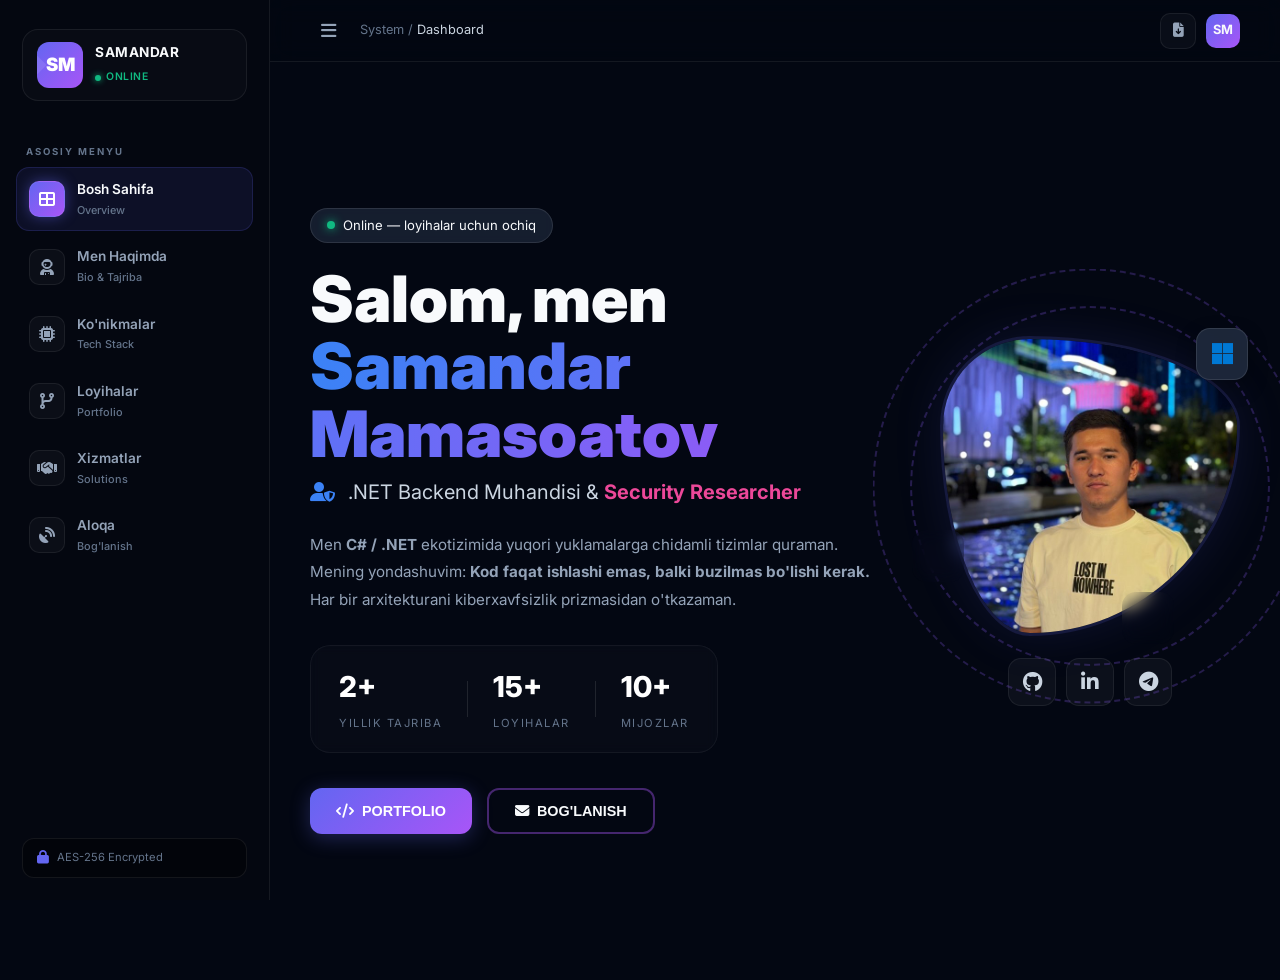
<file: wwwroot/portfolio.html>
<!DOCTYPE html>
<html lang="uz">
<head>
<meta charset="UTF-8" />
<meta name="viewport" content="width=device-width, initial-scale=1.0" />
<title>Samandar Mamasoatov | .NET Backend Developer</title>
<meta name="description" content="Samandar Mamasoatov — .NET Backend Muhandisi va Security Researcher. C#, ASP.NET Core, Clean Architecture, Kiberxavfsizlik." />
<link rel="preconnect" href="https://fonts.googleapis.com" />
<link rel="preconnect" href="https://fonts.gstatic.com" crossorigin />
<link href="https://fonts.googleapis.com/css2?family=Inter:wght@300;400;500;600;700;800;900&family=Fira+Code:wght@400;500&display=swap" rel="stylesheet" />
<link rel="stylesheet" href="https://cdnjs.cloudflare.com/ajax/libs/font-awesome/6.5.0/css/all.min.css" crossorigin="anonymous" />

<style>
/* ===========================
   CSS RESET & ROOT VARIABLES
   =========================== */
*, *::before, *::after { box-sizing: border-box; margin: 0; padding: 0; }

:root {
  --bg:       #030712;
  --bg2:      #0f172a;
  --bg3:      #1e293b;
  --accent:   #6366f1;
  --accent2:  #a855f7;
  --blue:     #3b82f6;
  --cyan:     #06b6d4;
  --green:    #10b981;
  --pink:     #ec4899;
  --red:      #ef4444;
  --gold:     #f59e0b;
  --text:     #f8fafc;
  --text2:    #cbd5e1;
  --text3:    #94a3b8;
  --text4:    #64748b;
  --border:   rgba(255,255,255,0.07);
  --card:     rgba(30,41,59,0.6);
  --grad:     linear-gradient(135deg,#6366f1,#a855f7);
  --grad2:    linear-gradient(90deg,#3b82f6,#8b5cf6);
  --trans:    all .3s cubic-bezier(.4,0,.2,1);
  --sidebar-w: 270px;
}

html { scroll-behavior: smooth; }

body {
  background: var(--bg);
  color: var(--text);
  font-family: 'Inter', sans-serif;
  font-size: 15px;
  line-height: 1.6;
  overflow-x: hidden;
}

a { text-decoration: none; color: inherit; }
img { max-width: 100%; display: block; }

/* Scrollbar */
::-webkit-scrollbar { width: 5px; }
::-webkit-scrollbar-track { background: var(--bg2); }
::-webkit-scrollbar-thumb { background: var(--accent); border-radius: 10px; }

/* ===========================
   LAYOUT
   =========================== */
.layout { display: flex; min-height: 100vh; }

/* ===========================
   SIDEBAR
   =========================== */
.sidebar {
  width: var(--sidebar-w);
  background: rgba(5,8,17,.96);
  border-right: 1px solid var(--border);
  display: flex;
  flex-direction: column;
  position: fixed;
  height: 100vh;
  top: 0; left: 0;
  z-index: 200;
  backdrop-filter: blur(12px);
  transition: var(--trans);
}

.sidebar-header {
  padding: 1.8rem 1.4rem 1.2rem;
}

.brand {
  display: flex;
  align-items: center;
  gap: 12px;
  background: rgba(255,255,255,.02);
  border: 1px solid var(--border);
  border-radius: 16px;
  padding: 12px 14px;
}

.logo {
  width: 46px; height: 46px; min-width: 46px;
  background: var(--grad);
  border-radius: 12px;
  display: flex; align-items: center; justify-content: center;
  font-weight: 900; font-size: 1.15rem; color: #fff;
  position: relative; overflow: hidden;
}

.logo::after {
  content: '';
  position: absolute; inset: 0;
  background: rgba(255,255,255,.1);
  transform: translateX(-100%) rotate(45deg);
  transition: .4s;
}

.logo:hover::after { transform: translateX(100%) rotate(45deg); }

.brand-info { flex: 1; }
.brand-name { display: block; font-weight: 700; font-size: .85rem; color: var(--text); letter-spacing: .5px; }

.online-badge {
  display: inline-flex; align-items: center; gap: 5px;
  font-size: .65rem; color: var(--green); font-weight: 600; letter-spacing: .5px;
}

.online-dot {
  width: 6px; height: 6px;
  background: var(--green); border-radius: 50%;
  box-shadow: 0 0 6px var(--green);
  animation: pulse 2s infinite;
}

.nav-section {
  padding: .5rem 1rem;
  flex: 1;
  overflow-y: auto;
}

.nav-label {
  font-size: .6rem; font-weight: 700;
  color: var(--text4); letter-spacing: 2px;
  padding: 1rem .6rem .5rem;
  text-transform: uppercase;
}

.nav-link {
  display: flex; align-items: center; gap: 12px;
  padding: 11px 12px;
  border-radius: 13px;
  color: var(--text3);
  font-size: .87rem; font-weight: 500;
  transition: var(--trans);
  cursor: pointer;
  margin-bottom: 3px;
  border: 1px solid transparent;
}

.nav-link:hover, .nav-link.active {
  background: rgba(99,102,241,.1);
  border-color: rgba(99,102,241,.18);
  color: var(--text);
}

.nav-link.active .nav-icon {
  background: var(--grad);
  color: #fff;
  box-shadow: 0 0 14px rgba(99,102,241,.45);
}

.nav-icon {
  width: 36px; height: 36px; min-width: 36px;
  background: rgba(255,255,255,.03);
  border: 1px solid var(--border);
  border-radius: 10px;
  display: flex; align-items: center; justify-content: center;
  font-size: 1rem;
  transition: var(--trans);
}

.nav-text { flex: 1; }
.nav-title { display: block; font-weight: 600; font-size: .85rem; }
.nav-sub { display: block; font-size: .68rem; color: var(--text4); margin-top: 1px; }

.sidebar-footer {
  padding: 1rem 1.4rem 1.4rem;
}

.security-badge {
  display: flex; align-items: center; gap: 8px;
  background: rgba(0,0,0,.35);
  border: 1px solid var(--border);
  border-radius: 12px;
  padding: 10px 14px;
  font-size: .7rem; color: var(--text4);
}

.security-badge i { color: var(--accent); font-size: .85rem; }

/* ===========================
   MAIN CONTENT
   =========================== */
.main {
  flex: 1;
  margin-left: var(--sidebar-w);
  min-height: 100vh;
}

/* Top Bar */
.topbar {
  height: 62px;
  display: flex; align-items: center; justify-content: space-between;
  padding: 0 2.5rem;
  background: rgba(3,7,18,.6);
  backdrop-filter: blur(12px);
  border-bottom: 1px solid var(--border);
  position: sticky; top: 0; z-index: 100;
}

.topbar-left { display: flex; align-items: center; gap: 14px; }

.hamburger {
  width: 36px; height: 36px;
  background: none; border: none; color: var(--text3);
  cursor: pointer; font-size: 1.1rem;
  border-radius: 8px;
  display: flex; align-items: center; justify-content: center;
  transition: var(--trans);
}

.hamburger:hover { background: var(--card); color: var(--text); }

.breadcrumb { font-size: .8rem; color: var(--text4); }
.breadcrumb span { color: var(--text2); }

.topbar-right { display: flex; align-items: center; gap: 10px; }

.top-btn {
  width: 36px; height: 36px;
  background: rgba(255,255,255,.03);
  border: 1px solid var(--border);
  border-radius: 10px;
  display: flex; align-items: center; justify-content: center;
  color: var(--text3); font-size: .9rem;
  cursor: pointer; transition: var(--trans);
}

.top-btn:hover { background: var(--card); color: var(--text); }

.avatar-top {
  width: 34px; height: 34px;
  border-radius: 10px;
  background: var(--grad);
  display: flex; align-items: center; justify-content: center;
  font-weight: 700; font-size: .8rem;
  cursor: pointer;
}

/* Page Wrapper */
.page-inner {
  padding: 2.5rem;
  max-width: 1300px;
}

/* ===========================
   SECTIONS
   =========================== */
section { display: none; }
section.active { display: block; animation: fadeUp .5s ease; }

@keyframes fadeUp {
  from { opacity: 0; transform: translateY(18px); }
  to   { opacity: 1; transform: translateY(0); }
}

/* ===========================
   COMMON COMPONENTS
   =========================== */
.section-badge {
  display: inline-flex; align-items: center; gap: 7px;
  background: rgba(99,102,241,.1);
  border: 1px solid rgba(99,102,241,.25);
  color: #818cf8;
  padding: 5px 15px;
  border-radius: 50px;
  font-size: .72rem; font-weight: 700; letter-spacing: 1.5px;
  margin-bottom: 1rem;
}

.section-title {
  font-size: 2.6rem; font-weight: 800;
  line-height: 1.15; margin-bottom: .8rem;
}

.grad-text {
  background: var(--grad2);
  -webkit-background-clip: text;
  -webkit-text-fill-color: transparent;
  background-clip: text;
}

.section-sub {
  color: var(--text3); font-size: 1rem; max-width: 580px;
  margin-bottom: 2.5rem;
}

.divider {
  width: 80px; height: 4px;
  background: var(--grad2);
  border-radius: 4px;
  margin-bottom: 2.5rem;
  box-shadow: 0 0 12px rgba(99,102,241,.35);
}

/* Grid helpers */
.grid-2 { display: grid; grid-template-columns: 1fr 1fr; gap: 1.5rem; }
.grid-3 { display: grid; grid-template-columns: repeat(3,1fr); gap: 1.5rem; }

/* Card */
.card {
  background: var(--card);
  border: 1px solid var(--border);
  border-radius: 20px;
  backdrop-filter: blur(8px);
  transition: var(--trans);
}

.card:hover {
  border-color: rgba(99,102,241,.3);
  box-shadow: 0 15px 40px rgba(0,0,0,.3);
}

/* Buttons */
.btn {
  display: inline-flex; align-items: center; gap: 8px;
  padding: 13px 26px;
  border-radius: 12px;
  font-weight: 700; font-size: .9rem;
  cursor: pointer; transition: var(--trans);
  border: none;
}

.btn-primary {
  background: var(--grad);
  color: #fff;
  box-shadow: 0 4px 20px rgba(99,102,241,.3);
}

.btn-primary:hover {
  transform: translateY(-3px);
  box-shadow: 0 10px 28px rgba(99,102,241,.45);
  color: #fff;
}

.btn-outline {
  background: transparent;
  border: 2px solid rgba(168,85,247,.4);
  color: var(--text);
}

.btn-outline:hover {
  background: rgba(168,85,247,.1);
  border-color: var(--accent2);
  transform: translateY(-3px);
}

/* ===========================
   HOME SECTION
   =========================== */
#home { }

.hero { min-height: calc(100vh - 62px); display: flex; align-items: center; }

.hero-inner {
  display: grid;
  grid-template-columns: 1fr auto;
  gap: 3rem;
  align-items: center;
  width: 100%;
  padding: 2rem 0;
}

.status-pill {
  display: inline-flex; align-items: center; gap: 8px;
  background: rgba(30,41,59,.7);
  border: 1px solid rgba(255,255,255,.1);
  padding: 6px 16px;
  border-radius: 50px;
  font-size: .82rem;
  margin-bottom: 1.4rem;
  backdrop-filter: blur(5px);
}

.pulse-dot {
  width: 8px; height: 8px;
  background: var(--green); border-radius: 50%;
  box-shadow: 0 0 10px var(--green);
  animation: pulse 2s infinite;
}

.hero-name {
  font-size: 4rem; font-weight: 900;
  line-height: 1.05; margin-bottom: .6rem;
}

.hero-role {
  font-size: 1.25rem; color: var(--text2);
  margin-bottom: 1.4rem;
}

.sec-text { color: var(--pink); font-weight: 700; }

.hero-bio {
  color: var(--text3); line-height: 1.8;
  max-width: 560px; margin-bottom: 2rem; font-size: .95rem;
}

.stats-strip {
  display: flex; align-items: center; gap: 25px;
  background: rgba(255,255,255,.02);
  border: 1px solid rgba(255,255,255,.05);
  border-radius: 20px;
  padding: 18px 28px;
  width: fit-content;
  margin-bottom: 2.2rem;
  backdrop-filter: blur(6px);
}

.stat-v { font-size: 1.8rem; font-weight: 800; color: #fff; display: block; }
.stat-l { font-size: .7rem; color: var(--text4); text-transform: uppercase; letter-spacing: 1.5px; }
.stat-div { width: 1px; height: 36px; background: rgba(255,255,255,.1); }

.cta-row { display: flex; gap: 15px; flex-wrap: wrap; }

/* Avatar */
.avatar-zone {
  position: relative;
  width: 300px; height: 300px;
}

.avatar-photo-ring {
  width: 100%; height: 100%;
  border-radius: 30% 70% 70% 30% / 30% 30% 70% 70%;
  overflow: hidden;
  border: 3px solid rgba(99,102,241,.2);
  animation: morph 8s ease-in-out infinite;
  box-shadow: 0 0 50px rgba(99,102,241,.12);
  position: relative; z-index: 5;
}

.avatar-photo-ring img {
  width: 100%; height: 100%; object-fit: cover;
}

.ring {
  position: absolute; top: 50%; left: 50%;
  transform: translate(-50%,-50%);
  border-radius: 50%;
  border: 2px dashed rgba(139,92,246,.25);
}

.ring-1 { width: 120%; height: 120%; animation: spin 20s linear infinite; }
.ring-2 { width: 145%; height: 145%; animation: spin 35s linear infinite reverse; }

.fi {
  position: absolute; z-index: 10;
  width: 52px; height: 52px;
  background: rgba(30,41,59,.95);
  border: 1px solid rgba(255,255,255,.1);
  border-radius: 14px;
  display: flex; align-items: center; justify-content: center;
  font-size: 1.5rem;
  backdrop-filter: blur(8px);
  animation: float 4s ease-in-out infinite;
  box-shadow: 0 8px 20px rgba(0,0,0,.25);
}

.fi-1 { top: -8px; right: -8px; color: #0078d4; animation-delay: 0s; }
.fi-2 { bottom: 18%; left: -28px; color: var(--pink); animation-delay: .8s; }
.fi-3 { bottom: -8px; right: 22%; color: var(--gold); animation-delay: 1.6s; }

.socials {
  display: flex; gap: 10px;
  margin-top: 1.4rem;
  justify-content: center;
}

.social-btn {
  width: 48px; height: 48px;
  background: rgba(255,255,255,.04);
  border: 1px solid rgba(255,255,255,.07);
  border-radius: 13px;
  display: flex; align-items: center; justify-content: center;
  color: var(--text2); font-size: 1.25rem;
  transition: var(--trans);
}

.social-btn:hover {
  background: var(--blue);
  color: #fff;
  transform: translateY(-8px) rotate(6deg);
  box-shadow: 0 12px 25px rgba(59,130,246,.3);
}

/* ===========================
   ABOUT SECTION
   =========================== */
#about {}

.about-grid {
  display: grid;
  grid-template-columns: 1fr 380px;
  gap: 3rem;
  align-items: start;
}

.about-text p {
  color: var(--text3); line-height: 1.8; margin-bottom: 1rem;
}

.about-text strong { color: var(--text2); }

/* Timeline */
.timeline { position: relative; padding-left: 28px; margin-top: 2rem; }

.timeline::before {
  content: '';
  position: absolute; left: 7px; top: 8px; bottom: 8px;
  width: 2px;
  background: linear-gradient(to bottom, var(--accent), var(--accent2), transparent);
}

.tl-item { position: relative; margin-bottom: 28px; }

.tl-dot {
  position: absolute; left: -24px; top: 7px;
  width: 14px; height: 14px;
  border-radius: 50%;
  border: 2px solid rgba(99,102,241,.4);
  background: rgba(99,102,241,.15);
}

.tl-dot.now {
  background: var(--accent);
  border-color: var(--accent);
  box-shadow: 0 0 10px rgba(99,102,241,.6);
  animation: pulse 2.5s infinite;
}

.tl-box {
  background: rgba(30,41,59,.5);
  border: 1px solid rgba(255,255,255,.06);
  border-radius: 16px;
  padding: 18px 22px;
  transition: var(--trans);
}

.tl-box:hover {
  border-color: rgba(99,102,241,.28);
  transform: translateX(5px);
}

.tl-top {
  display: flex; justify-content: space-between; align-items: flex-start;
  gap: 10px; margin-bottom: 8px; flex-wrap: wrap;
}

.tl-job { font-weight: 700; font-size: 1rem; color: var(--text); }
.tl-company { color: #818cf8; font-size: .85rem; font-weight: 600; margin-top: 2px; }

.tl-period {
  background: rgba(99,102,241,.1);
  border: 1px solid rgba(99,102,241,.2);
  color: var(--text3);
  padding: 3px 11px;
  border-radius: 50px;
  font-size: .75rem; white-space: nowrap;
}

.tl-period.now { background: rgba(16,185,129,.1); border-color: rgba(16,185,129,.3); color: var(--green); }

.tl-desc { color: var(--text3); font-size: .88rem; line-height: 1.65; }

.tl-tags { display: flex; flex-wrap: wrap; gap: 6px; margin-top: 10px; }

.tl-tag {
  background: rgba(99,102,241,.08);
  color: #818cf8;
  border: 1px solid rgba(99,102,241,.18);
  padding: 3px 10px;
  border-radius: 6px;
  font-size: .7rem; font-weight: 600;
}

/* Stats sidebar */
.about-sidebar {}

.stats-card {
  background: var(--card);
  border: 1px solid var(--border);
  border-radius: 20px;
  padding: 24px;
  margin-bottom: 1.5rem;
}

.stat-row { text-align: center; padding: 12px 0; border-bottom: 1px solid var(--border); }
.stat-row:last-child { border-bottom: none; }
.stat-big { font-size: 2.2rem; font-weight: 800; color: var(--accent); }
.stat-caption { font-size: .78rem; color: var(--text3); margin-top: 3px; }

.info-list { display: flex; flex-direction: column; gap: 12px; }

.info-item {
  display: flex; align-items: center; gap: 12px;
  background: rgba(30,41,59,.5);
  border: 1px solid var(--border);
  border-radius: 13px;
  padding: 13px 16px;
  transition: var(--trans);
}

.info-item:hover { border-color: rgba(99,102,241,.3); transform: translateX(5px); }

.info-icon {
  width: 40px; height: 40px; min-width: 40px;
  background: rgba(99,102,241,.1);
  border-radius: 10px;
  display: flex; align-items: center; justify-content: center;
  color: #818cf8; font-size: 1rem;
}

.info-label { font-size: .7rem; color: var(--text4); }
.info-value { font-size: .88rem; color: var(--text2); font-weight: 500; }
.info-value a { color: var(--text2); }
.info-value a:hover { color: var(--accent); }

/* ===========================
   SKILLS SECTION
   =========================== */
#skills {}

.skill-bar-grid { display: grid; grid-template-columns: 1fr 1fr; gap: 1.2rem; margin-bottom: 2.5rem; }

.skill-bar-card {
  background: var(--card);
  border: 1px solid var(--border);
  border-radius: 16px;
  padding: 18px 20px;
  transition: var(--trans);
}

.skill-bar-card:hover {
  border-color: rgba(99,102,241,.3);
  transform: translateY(-5px);
  box-shadow: 0 12px 30px rgba(0,0,0,.3);
}

.skill-head {
  display: flex; align-items: center; justify-content: space-between;
  margin-bottom: 14px;
}

.skill-icon-box {
  width: 44px; height: 44px; min-width: 44px;
  border-radius: 11px;
  display: flex; align-items: center; justify-content: center;
  font-size: 1.3rem;
}

.skill-name-wrap { flex: 1; margin-left: 12px; }
.skill-name { font-weight: 700; font-size: .95rem; }
.skill-desc-sm { font-size: .72rem; color: var(--text4); margin-top: 2px; }

.skill-pct {
  font-size: .78rem; font-weight: 800;
  padding: 3px 10px; border-radius: 20px;
  background: rgba(255,255,255,.03);
}

.skill-bar-track {
  height: 8px;
  background: rgba(15,23,42,.8);
  border-radius: 20px; overflow: hidden;
}

.skill-bar-fill {
  height: 100%; border-radius: 20px;
  transition: width 1.8s cubic-bezier(.22,1,.36,1);
}

/* Badge grid */
.badge-title {
  font-size: .72rem; font-weight: 700;
  color: var(--accent); letter-spacing: 2.5px;
  text-transform: uppercase;
  margin-bottom: 1.2rem;
}

.badge-wrap { display: flex; flex-wrap: wrap; gap: 10px; }

.tech-pill {
  display: inline-flex; align-items: center; gap: 7px;
  background: rgba(15,23,42,.7);
  border: 1px solid rgba(255,255,255,.08);
  border-radius: 12px;
  padding: 8px 16px;
  font-size: .82rem; font-weight: 600; color: var(--text2);
  transition: var(--trans);
}

.tech-pill:hover {
  background: rgba(99,102,241,.1);
  border-color: rgba(99,102,241,.3);
  color: var(--text);
  transform: translateY(-3px);
}

.tech-pill i { font-size: 1rem; }

/* ===========================
   PROJECTS SECTION
   =========================== */
#projects {}

.projects-grid { display: grid; grid-template-columns: repeat(3,1fr); gap: 1.5rem; }

.proj-card {
  background: var(--bg3);
  border: 1px solid var(--border);
  border-radius: 20px; overflow: hidden;
  transition: var(--trans);
  display: flex; flex-direction: column;
}

.proj-card:hover {
  border-color: var(--blue);
  transform: translateY(-10px);
  box-shadow: 0 20px 40px rgba(59,130,246,.18);
}

.proj-img { position: relative; height: 200px; background: #0b1120; overflow: hidden; }

.proj-img img {
  width: 100%; height: 100%;
  object-fit: cover; opacity: .85;
  transition: .5s;
}

.proj-card:hover .proj-img img { opacity: .3; transform: scale(1.06); }

.proj-overlay {
  position: absolute; inset: 0;
  display: flex; align-items: center; justify-content: center; gap: 10px;
  background: rgba(15,23,42,.5);
  opacity: 0; transition: .3s;
}

.proj-card:hover .proj-overlay { opacity: 1; }

.proj-link {
  width: 46px; height: 46px;
  background: var(--blue); color: #fff;
  border-radius: 50%;
  display: flex; align-items: center; justify-content: center;
  font-size: 1.1rem;
  transition: var(--trans);
}

.proj-link:hover { background: #fff; color: var(--blue); transform: scale(1.2); }

.proj-body { padding: 1.4rem; flex: 1; display: flex; flex-direction: column; }
.proj-title { font-size: 1.2rem; font-weight: 700; margin-bottom: .5rem; }
.proj-desc { color: var(--text3); font-size: .88rem; line-height: 1.6; flex: 1; margin-bottom: 1rem; }

.proj-tags { display: flex; flex-wrap: wrap; gap: 6px; }

.proj-tag {
  background: rgba(59,130,246,.1);
  color: #60a5fa;
  border: 1px solid rgba(59,130,246,.2);
  padding: 3px 10px;
  border-radius: 7px;
  font-size: .7rem; font-weight: 600; text-transform: uppercase;
}

/* ===========================
   SERVICES SECTION
   =========================== */
#services {}

.services-grid { display: grid; grid-template-columns: repeat(3,1fr); gap: 1.4rem; }

.svc-card {
  background: rgba(30,41,59,.6);
  border: 1px solid var(--border);
  border-radius: 22px;
  padding: 32px 26px;
  text-align: center;
  transition: var(--trans);
  position: relative;
}

.svc-card:hover {
  transform: translateY(-10px) scale(1.02);
  border-color: var(--accent);
  box-shadow: 0 20px 45px rgba(0,0,0,.4);
}

.svc-card.featured {
  background: rgba(99,102,241,.1);
  border: 2px solid var(--accent);
}

.featured-tag {
  position: absolute; top: -13px; left: 50%; transform: translateX(-50%);
  background: var(--accent);
  padding: 5px 18px;
  border-radius: 50px;
  font-size: .7rem; font-weight: 800; letter-spacing: 1px; color: #fff;
}

.svc-icon { font-size: 3rem; margin-bottom: 1rem; transition: var(--trans); }
.svc-card:hover .svc-icon { transform: scale(1.12); }
.svc-title { font-size: 1.2rem; font-weight: 700; margin-bottom: .5rem; }
.svc-price { margin: 1rem 0; }
.svc-amount { font-size: 2.5rem; font-weight: 800; color: #fff; }
.svc-currency { color: var(--accent); font-weight: 700; font-size: 1.2rem; vertical-align: top; line-height: 3; }
.svc-period { color: var(--text4); }

.svc-list { list-style: none; text-align: left; margin: 1.2rem 0; }
.svc-list li { color: var(--text2); margin-bottom: 10px; font-size: .9rem; }
.svc-list li i { color: var(--accent); margin-right: 8px; font-size: .8rem; }

.svc-btn {
  display: block; padding: 12px;
  border-radius: 12px;
  background: rgba(255,255,255,.05);
  border: 1px solid rgba(255,255,255,.1);
  color: var(--text); font-weight: 700;
  transition: var(--trans); cursor: pointer;
}

.svc-btn:hover { background: #fff; color: var(--bg2); }
.svc-btn.svc-btn-accent { background: var(--accent); box-shadow: 0 8px 18px rgba(99,102,241,.3); }
.svc-btn.svc-btn-accent:hover { background: #4f46e5; color: #fff; }

/* ===========================
   CONTACT SECTION
   =========================== */
#contact {}

.contact-grid {
  display: grid;
  grid-template-columns: 360px 1fr;
  gap: 2.5rem;
  align-items: start;
}

.contact-info { display: flex; flex-direction: column; gap: 14px; }

.contact-card {
  display: flex; align-items: center; gap: 14px;
  background: rgba(30,41,59,.5);
  border: 1px solid var(--border);
  border-radius: 16px;
  padding: 18px;
  transition: var(--trans);
}

.contact-card:hover { border-color: rgba(99,102,241,.3); transform: translateX(8px); }

.c-icon {
  width: 48px; height: 48px; min-width: 48px;
  background: rgba(99,102,241,.1);
  border-radius: 12px;
  display: flex; align-items: center; justify-content: center;
  color: #818cf8; font-size: 1.2rem;
}

.c-label { font-size: .72rem; color: var(--text4); margin-bottom: 2px; }
.c-value { font-size: .9rem; color: var(--text2); font-weight: 500; }
.c-value a { color: var(--text2); }
.c-value a:hover { color: var(--accent); }

.social-list { display: flex; gap: 10px; margin-top: .5rem; }

.social-pill {
  display: flex; align-items: center; gap: 8px;
  background: rgba(30,41,59,.5);
  border: 1px solid var(--border);
  border-radius: 12px;
  padding: 9px 15px;
  color: var(--text2); font-size: .85rem;
  transition: var(--trans);
}

.social-pill:hover { background: var(--accent); color: #fff; border-color: var(--accent); }

/* Contact Form */
.contact-form-card {
  background: rgba(30,41,59,.4);
  border: 1px solid var(--border);
  border-radius: 24px;
  padding: 36px;
  backdrop-filter: blur(10px);
}

.form-row { display: grid; grid-template-columns: 1fr 1fr; gap: 1.2rem; margin-bottom: 1.2rem; }
.form-group { margin-bottom: 1.2rem; }
.form-group:last-child { margin-bottom: 0; }

.form-label { display: block; font-size: .82rem; font-weight: 600; color: var(--text2); margin-bottom: 7px; }

.form-input, .form-textarea {
  width: 100%;
  background: rgba(15,23,42,.6);
  border: 1px solid rgba(255,255,255,.1);
  border-radius: 11px;
  padding: 12px 15px;
  color: var(--text); font-family: inherit; font-size: .9rem;
  transition: var(--trans);
  outline: none;
}

.form-input:focus, .form-textarea:focus {
  border-color: var(--accent);
  box-shadow: 0 0 0 3px rgba(99,102,241,.12);
}

.form-textarea { resize: vertical; min-height: 130px; }

.submit-btn {
  width: 100%;
  padding: 15px;
  border-radius: 12px; border: none;
  background: var(--grad);
  color: #fff; font-weight: 700; font-size: .95rem;
  cursor: pointer; transition: var(--trans);
  box-shadow: 0 4px 20px rgba(99,102,241,.3);
  display: flex; align-items: center; justify-content: center; gap: 8px;
}

.submit-btn:hover { transform: translateY(-3px); box-shadow: 0 10px 28px rgba(99,102,241,.45); }

.form-success {
  display: none;
  background: rgba(16,185,129,.1);
  border: 1px solid var(--green);
  border-radius: 12px;
  padding: 16px 20px;
  margin-bottom: 1.5rem;
  color: var(--green);
  align-items: center; gap: 12px;
}

.form-success.show { display: flex; animation: fadeUp .4s ease; }

/* ===========================
   BACK TO TOP
   =========================== */
.back-top {
  position: fixed; bottom: 28px; right: 28px;
  width: 46px; height: 46px;
  background: var(--grad);
  border: none; border-radius: 13px;
  color: #fff; font-size: 1rem;
  cursor: pointer;
  opacity: 0; pointer-events: none;
  transition: var(--trans);
  display: flex; align-items: center; justify-content: center;
  box-shadow: 0 6px 20px rgba(99,102,241,.35);
  z-index: 300;
}

.back-top.show { opacity: 1; pointer-events: all; }
.back-top:hover { transform: translateY(-4px); box-shadow: 0 12px 25px rgba(99,102,241,.5); }

/* ===========================
   KEYFRAMES
   =========================== */
@keyframes morph {
  0%,100% { border-radius: 30% 70% 70% 30% / 30% 30% 70% 70%; }
  50%      { border-radius: 50% 50% 33% 67% / 55% 27% 73% 45%; }
}

@keyframes spin {
  from { transform: translate(-50%,-50%) rotate(0deg); }
  to   { transform: translate(-50%,-50%) rotate(360deg); }
}

@keyframes float {
  0%,100% { transform: translateY(0); }
  50%     { transform: translateY(-16px); }
}

@keyframes pulse {
  0%,100% { opacity:1; transform:scale(1); }
  50%     { opacity:.5; transform:scale(1.3); }
}

/* ===========================
   MOBILE OVERLAY & TOGGLE
   =========================== */
.overlay {
  display: none;
  position: fixed; inset: 0;
  background: rgba(0,0,0,.6);
  z-index: 150;
  backdrop-filter: blur(2px);
}

/* ===========================
   RESPONSIVE
   =========================== */
@media (max-width: 1100px) {
  .projects-grid, .services-grid { grid-template-columns: repeat(2,1fr); }
  .about-grid { grid-template-columns: 1fr; }
  .about-sidebar { display: grid; grid-template-columns: 1fr 1fr; gap: 1.5rem; }
}

@media (max-width: 900px) {
  :root { --sidebar-w: 0px; }
  .sidebar { transform: translateX(-270px); width: 270px; }
  .sidebar.open { transform: translateX(0); }
  .overlay { display: block; }
  .overlay.show { display: block; }
  .main { margin-left: 0; }
  .hero-inner { grid-template-columns: 1fr; text-align: center; }
  .avatar-zone { margin: 0 auto; }
  .stats-strip, .cta-row, .socials { justify-content: center; }
  .section-sub { margin: 0 auto 2.5rem; }
  .contact-grid { grid-template-columns: 1fr; }
  .skill-bar-grid { grid-template-columns: 1fr; }
  .hero-name { font-size: 2.8rem; }
  .section-title { font-size: 2rem; }
}

@media (max-width: 600px) {
  .page-inner { padding: 1.5rem; }
  .projects-grid, .services-grid { grid-template-columns: 1fr; }
  .form-row { grid-template-columns: 1fr; }
  .about-sidebar { grid-template-columns: 1fr; }
  .hero-name { font-size: 2.2rem; }
  .topbar { padding: 0 1.4rem; }
}
</style>
</head>

<body>
<div class="layout">

  <!-- ==================== SIDEBAR ==================== -->
  <aside class="sidebar" id="sidebar">
    <div class="sidebar-header">
      <div class="brand">
        <div class="logo">SM</div>
        <div class="brand-info">
          <span class="brand-name">SAMANDAR</span>
          <div class="online-badge">
            <span class="online-dot"></span> ONLINE
          </div>
        </div>
      </div>
    </div>

    <nav class="nav-section">
      <p class="nav-label">Asosiy Menyu</p>

      <a class="nav-link active" data-section="home" onclick="showSection('home',this)">
        <div class="nav-icon"><i class="fas fa-th-large"></i></div>
        <div class="nav-text">
          <span class="nav-title">Bosh Sahifa</span>
          <span class="nav-sub">Overview</span>
        </div>
      </a>

      <a class="nav-link" data-section="about" onclick="showSection('about',this)">
        <div class="nav-icon"><i class="fas fa-user-astronaut"></i></div>
        <div class="nav-text">
          <span class="nav-title">Men Haqimda</span>
          <span class="nav-sub">Bio & Tajriba</span>
        </div>
      </a>

      <a class="nav-link" data-section="skills" onclick="showSection('skills',this)">
        <div class="nav-icon"><i class="fas fa-microchip"></i></div>
        <div class="nav-text">
          <span class="nav-title">Ko'nikmalar</span>
          <span class="nav-sub">Tech Stack</span>
        </div>
      </a>

      <a class="nav-link" data-section="projects" onclick="showSection('projects',this)">
        <div class="nav-icon"><i class="fas fa-code-branch"></i></div>
        <div class="nav-text">
          <span class="nav-title">Loyihalar</span>
          <span class="nav-sub">Portfolio</span>
        </div>
      </a>

      <a class="nav-link" data-section="services" onclick="showSection('services',this)">
        <div class="nav-icon"><i class="fas fa-handshake"></i></div>
        <div class="nav-text">
          <span class="nav-title">Xizmatlar</span>
          <span class="nav-sub">Solutions</span>
        </div>
      </a>

      <a class="nav-link" data-section="contact" onclick="showSection('contact',this)">
        <div class="nav-icon"><i class="fas fa-satellite-dish"></i></div>
        <div class="nav-text">
          <span class="nav-title">Aloqa</span>
          <span class="nav-sub">Bog'lanish</span>
        </div>
      </a>
    </nav>

    <div class="sidebar-footer">
      <div class="security-badge">
        <i class="fas fa-lock"></i>
        <span>AES-256 Encrypted</span>
      </div>
    </div>
  </aside>

  <!-- Mobile overlay -->
  <div class="overlay" id="overlay" onclick="closeSidebar()"></div>

  <!-- ==================== MAIN ==================== -->
  <main class="main">

    <!-- Top Bar -->
    <header class="topbar">
      <div class="topbar-left">
        <button class="hamburger" onclick="toggleSidebar()" aria-label="Menu">
          <i class="fas fa-bars"></i>
        </button>
        <div class="breadcrumb">System / <span id="breadcrumb-title">Dashboard</span></div>
      </div>
      <div class="topbar-right">
        <button class="top-btn" title="CV yuklab olish" onclick="downloadCV()">
          <i class="fas fa-file-download"></i>
        </button>
        <div class="avatar-top" title="Samandar Mamasoatov">SM</div>
      </div>
    </header>

    <!-- ==================== PAGE CONTENT ==================== -->
    <div class="page-inner">

      <!-- ========== HOME ========== -->
      <section id="home" class="active">
        <div class="hero">
          <div class="hero-inner">
            <div class="hero-left">
              <div class="status-pill">
                <span class="pulse-dot"></span>
                Online — loyihalar uchun ochiq
              </div>

              <h1 class="hero-name">
                Salom, men <br />
                <span class="grad-text">Samandar Mamasoatov</span>
              </h1>

              <p class="hero-role">
                <i class="fas fa-user-shield" style="color:var(--blue);margin-right:8px;"></i>
                .NET Backend Muhandisi &amp; <span class="sec-text">Security Researcher</span>
              </p>

              <p class="hero-bio">
                Men <strong>C# / .NET</strong> ekotizimida yuqori yuklamalarga chidamli tizimlar quraman.
                Mening yondashuvim: <strong>Kod faqat ishlashi emas, balki buzilmas bo'lishi kerak.</strong>
                Har bir arxitekturani kiberxavfsizlik prizmasidan o'tkazaman.
              </p>

              <div class="stats-strip">
                <div>
                  <span class="stat-v">2+</span>
                  <span class="stat-l">Yillik Tajriba</span>
                </div>
                <div class="stat-div"></div>
                <div>
                  <span class="stat-v">15+</span>
                  <span class="stat-l">Loyihalar</span>
                </div>
                <div class="stat-div"></div>
                <div>
                  <span class="stat-v">10+</span>
                  <span class="stat-l">Mijozlar</span>
                </div>
              </div>

              <div class="cta-row">
                <button class="btn btn-primary" onclick="showSection('projects', document.querySelector('[data-section=projects]'))">
                  <i class="fas fa-code"></i> PORTFOLIO
                </button>
                <button class="btn btn-outline" onclick="showSection('contact', document.querySelector('[data-section=contact]'))">
                  <i class="fas fa-envelope"></i> BOG'LANISH
                </button>
              </div>
            </div>

            <div class="hero-right" style="text-align:center;">
              <div class="avatar-zone">
                <div class="ring ring-1"></div>
                <div class="ring ring-2"></div>
                <div class="avatar-photo-ring">
                  <img src="images/my-photo.jpg" alt="Samandar Mamasoatov"
                    onerror="this.src='https://ui-avatars.com/api/?name=Samandar+Mamasoatov&background=6366f1&color=fff&size=512'" />
                </div>
                <div class="fi fi-1" title=".NET"><i class="fab fa-microsoft"></i></div>
                <div class="fi fi-2" title="Security"><i class="fas fa-shield-alt"></i></div>
                <div class="fi fi-3" title="Database"><i class="fas fa-database"></i></div>
              </div>

              <div class="socials">
                <a class="social-btn" href="https://github.com/SamandarHijiakbarovich" target="_blank" rel="noopener" title="GitHub">
                  <i class="fab fa-github"></i>
                </a>
                <a class="social-btn" href="https://linkedin.com/in/samandar" target="_blank" rel="noopener" title="LinkedIn">
                  <i class="fab fa-linkedin-in"></i>
                </a>
                <a class="social-btn" href="https://t.me/LinuxInstructor" target="_blank" rel="noopener" title="Telegram">
                  <i class="fab fa-telegram-plane"></i>
                </a>
              </div>
            </div>
          </div>
        </div>
      </section>

      <!-- ========== ABOUT ========== -->
      <section id="about">
        <div class="section-badge"><i class="fas fa-user-shield"></i> BIO</div>
        <h2 class="section-title">Men <span class="grad-text">Haqimda</span></h2>
        <div class="divider"></div>

        <div class="about-grid">
          <div class="about-text">
            <p>
              Men <strong>Samandar Mamasoatov</strong> — .NET ekotizimida ixtisoslashgan Backend Muhandisi va
              Security Researcher. Backend muhandisligi va Kiberxavfsizlik chorrahasida innovatsion yechimlar
              yarataman.
            </p>
            <p>
              Men faqat kod yozmayman, men <strong>xavfsiz raqamli infratuzilmalar</strong> quraman.
              ASP.NET Core yordamida yuqori yuklamali mikroservislar, Clean Architecture asosida
              toza va kengaytiriladigan tizimlar loyihalash — mening kuchli tomonim.
            </p>
            <p>
              Har bir proyektda OWASP standartlariga amal qilaman: JWT xavfsizligi, SQL Injection
              himoyasi, Rate Limiting va shifrlash — bular majburiy element, ixtiyoriy emas.
            </p>

            <!-- TIMELINE -->
            <h3 style="margin-top:2rem;margin-bottom:1.2rem;font-size:1rem;font-weight:700;
                        color:var(--accent);letter-spacing:1.5px;text-transform:uppercase;">
              <i class="fas fa-briefcase me-2" style="margin-right:8px;"></i> Ish Tajribasi
            </h3>

            <div class="timeline">

              <div class="tl-item">
                <div class="tl-dot now"></div>
                <div class="tl-box">
                  <div class="tl-top">
                    <div>
                      <div class="tl-job">Backend Dasturchi</div>
                      <div class="tl-company">EduProctor</div>
                    </div>
                    <span class="tl-period now">2025 — Hozir</span>
                  </div>
                  <p class="tl-desc">AI asosida onlayn imtihon nazorat tizimining backend qismini yaratish.
                    SignalR orqali real-vaqt monitoring, yuz tanish API integratsiyasi va JWT autentifikatsiya.</p>
                  <div class="tl-tags">
                    <span class="tl-tag">ASP.NET Core</span>
                    <span class="tl-tag">SignalR</span>
                    <span class="tl-tag">EF Core</span>
                    <span class="tl-tag">PostgreSQL</span>
                    <span class="tl-tag">JWT</span>
                  </div>
                </div>
              </div>

              <div class="tl-item">
                <div class="tl-dot now"></div>
                <div class="tl-box">
                  <div class="tl-top">
                    <div>
                      <div class="tl-job">.NET Backend Dasturchi</div>
                      <div class="tl-company">TATU Inkubatsiya Markazi</div>
                    </div>
                    <span class="tl-period now">2025 — Hozir</span>
                  </div>
                  <p class="tl-desc">Startap loyihalar uchun backend API ishlab chiqish, xavfsizlik auditi
                    va Clean Architecture bo'yicha mentorlik.</p>
                  <div class="tl-tags">
                    <span class="tl-tag">C#</span>
                    <span class="tl-tag">Clean Architecture</span>
                    <span class="tl-tag">Docker</span>
                    <span class="tl-tag">SQL Server</span>
                  </div>
                </div>
              </div>

              <div class="tl-item">
                <div class="tl-dot"></div>
                <div class="tl-box">
                  <div class="tl-top">
                    <div>
                      <div class="tl-job">Junior .NET Dasturchi</div>
                      <div class="tl-company">LiderBooks</div>
                    </div>
                    <span class="tl-period">2024 — 2025</span>
                  </div>
                  <p class="tl-desc">Kitob savdosi platformasining e-commerce backend tizimini yaratish.
                    To'lov integratsiyasi, mahsulot katalogi API va foydalanuvchi autentifikatsiyasi.</p>
                  <div class="tl-tags">
                    <span class="tl-tag">ASP.NET Core</span>
                    <span class="tl-tag">EF Core</span>
                    <span class="tl-tag">Redis</span>
                    <span class="tl-tag">SQL Server</span>
                    <span class="tl-tag">LINQ</span>
                  </div>
                </div>
              </div>

            </div>
          </div>

          <!-- Sidebar -->
          <div class="about-sidebar">
            <div class="stats-card">
              <div class="stat-row">
                <div class="stat-big">2+</div>
                <div class="stat-caption">Yillik Tajriba</div>
              </div>
              <div class="stat-row">
                <div class="stat-big">15+</div>
                <div class="stat-caption">Xavfsiz Loyihalar</div>
              </div>
              <div class="stat-row">
                <div class="stat-big">100%</div>
                <div class="stat-caption">Tizim Barqarorligi</div>
              </div>
            </div>

            <div class="info-list">
              <div class="info-item">
                <div class="info-icon"><i class="fas fa-at"></i></div>
                <div>
                  <div class="info-label">Email</div>
                  <div class="info-value">
                    <a href="mailto:mamasoatovsamandar@gmail.com">mamasoatovsamandar<br/>@gmail.com</a>
                  </div>
                </div>
              </div>
              <div class="info-item">
                <div class="info-icon"><i class="fas fa-phone-alt"></i></div>
                <div>
                  <div class="info-label">Telefon</div>
                  <div class="info-value"><a href="tel:+998901234567">+998 90 123 45 67</a></div>
                </div>
              </div>
              <div class="info-item">
                <div class="info-icon"><i class="fas fa-map-marker-alt"></i></div>
                <div>
                  <div class="info-label">Manzil</div>
                  <div class="info-value">Toshkent, O'zbekiston</div>
                </div>
              </div>
              <div class="info-item">
                <div class="info-icon"><i class="fab fa-telegram-plane"></i></div>
                <div>
                  <div class="info-label">Telegram</div>
                  <div class="info-value">
                    <a href="https://t.me/LinuxInstructor" target="_blank">@LinuxInstructor</a>
                  </div>
                </div>
              </div>
            </div>

            <div style="margin-top:1.4rem;">
              <a href="files/SamandarResume.pdf" download class="btn btn-primary" style="width:100%;justify-content:center;">
                <i class="fas fa-file-download"></i> CV YUKLAB OLISH
              </a>
            </div>
          </div>
        </div>
      </section>

      <!-- ========== SKILLS ========== -->
      <section id="skills">
        <div class="section-badge"><i class="fas fa-microchip"></i> TECH STACK</div>
        <h2 class="section-title">Texnik <span class="grad-text">Ko'nikmalar</span></h2>
        <div class="divider"></div>

        <!-- Progress Bars -->
        <div class="skill-bar-grid">

          <div class="skill-bar-card">
            <div class="skill-head">
              <div class="skill-icon-box" style="background:#3b82f620;border:1px solid #3b82f6;">
                <i class="fab fa-microsoft" style="color:#3b82f6;"></i>
              </div>
              <div class="skill-name-wrap">
                <div class="skill-name">C# / ASP.NET Core</div>
                <div class="skill-desc-sm">Web API, Middleware, DI, Background Services</div>
              </div>
              <span class="skill-pct" style="color:#3b82f6;border:1px solid #3b82f6;">95%</span>
            </div>
            <div class="skill-bar-track">
              <div class="skill-bar-fill" style="width:95%;background:linear-gradient(90deg,#3b82f6,#60a5fa);box-shadow:0 0 10px #3b82f6;"></div>
            </div>
          </div>

          <div class="skill-bar-card">
            <div class="skill-head">
              <div class="skill-icon-box" style="background:#10b98120;border:1px solid #10b981;">
                <i class="fas fa-database" style="color:#10b981;"></i>
              </div>
              <div class="skill-name-wrap">
                <div class="skill-name">EF Core &amp; LINQ</div>
                <div class="skill-desc-sm">Migrations, Query Optimization, Relationships</div>
              </div>
              <span class="skill-pct" style="color:#10b981;border:1px solid #10b981;">88%</span>
            </div>
            <div class="skill-bar-track">
              <div class="skill-bar-fill" style="width:88%;background:linear-gradient(90deg,#10b981,#34d399);box-shadow:0 0 10px #10b981;"></div>
            </div>
          </div>

          <div class="skill-bar-card">
            <div class="skill-head">
              <div class="skill-icon-box" style="background:#f59e0b20;border:1px solid #f59e0b;">
                <i class="fas fa-server" style="color:#f59e0b;"></i>
              </div>
              <div class="skill-name-wrap">
                <div class="skill-name">SQL Server / PostgreSQL</div>
                <div class="skill-desc-sm">Schema Design, Stored Procs, Indexing</div>
              </div>
              <span class="skill-pct" style="color:#f59e0b;border:1px solid #f59e0b;">87%</span>
            </div>
            <div class="skill-bar-track">
              <div class="skill-bar-fill" style="width:87%;background:linear-gradient(90deg,#f59e0b,#fbbf24);box-shadow:0 0 10px #f59e0b;"></div>
            </div>
          </div>

          <div class="skill-bar-card">
            <div class="skill-head">
              <div class="skill-icon-box" style="background:#8b5cf620;border:1px solid #8b5cf6;">
                <i class="fas fa-broadcast-tower" style="color:#8b5cf6;"></i>
              </div>
              <div class="skill-name-wrap">
                <div class="skill-name">SignalR / Realtime</div>
                <div class="skill-desc-sm">WebSocket Hubs, Groups, Notifications</div>
              </div>
              <span class="skill-pct" style="color:#8b5cf6;border:1px solid #8b5cf6;">82%</span>
            </div>
            <div class="skill-bar-track">
              <div class="skill-bar-fill" style="width:82%;background:linear-gradient(90deg,#8b5cf6,#a78bfa);box-shadow:0 0 10px #8b5cf6;"></div>
            </div>
          </div>

          <div class="skill-bar-card">
            <div class="skill-head">
              <div class="skill-icon-box" style="background:#ef444420;border:1px solid #ef4444;">
                <i class="fas fa-shield-alt" style="color:#ef4444;"></i>
              </div>
              <div class="skill-name-wrap">
                <div class="skill-name">JWT / OAuth2 / Security</div>
                <div class="skill-desc-sm">Identity, RBAC, OWASP Top 10, Encryption</div>
              </div>
              <span class="skill-pct" style="color:#ef4444;border:1px solid #ef4444;">90%</span>
            </div>
            <div class="skill-bar-track">
              <div class="skill-bar-fill" style="width:90%;background:linear-gradient(90deg,#ef4444,#f87171);box-shadow:0 0 10px #ef4444;"></div>
            </div>
          </div>

          <div class="skill-bar-card">
            <div class="skill-head">
              <div class="skill-icon-box" style="background:#0ea5e920;border:1px solid #0ea5e9;">
                <i class="fab fa-docker" style="color:#0ea5e9;"></i>
              </div>
              <div class="skill-name-wrap">
                <div class="skill-name">Docker &amp; DevOps</div>
                <div class="skill-desc-sm">Containerization, CI/CD, Linux Server</div>
              </div>
              <span class="skill-pct" style="color:#0ea5e9;border:1px solid #0ea5e9;">75%</span>
            </div>
            <div class="skill-bar-track">
              <div class="skill-bar-fill" style="width:75%;background:linear-gradient(90deg,#0ea5e9,#38bdf8);box-shadow:0 0 10px #0ea5e9;"></div>
            </div>
          </div>

        </div>

        <!-- Tech Badges -->
        <div class="card" style="padding:28px 30px;">
          <div class="badge-title">Barcha Texnologiyalar</div>
          <div class="badge-wrap">
            <span class="tech-pill"><i class="fab fa-microsoft" style="color:#3b82f6;"></i> C#</span>
            <span class="tech-pill"><i class="fas fa-code" style="color:#6366f1;"></i> ASP.NET Core</span>
            <span class="tech-pill"><i class="fas fa-layer-group" style="color:#10b981;"></i> EF Core</span>
            <span class="tech-pill"><i class="fas fa-filter" style="color:#06b6d4;"></i> LINQ</span>
            <span class="tech-pill"><i class="fas fa-sitemap" style="color:#8b5cf6;"></i> Clean Architecture</span>
            <span class="tech-pill"><i class="fas fa-database" style="color:#3b82f6;"></i> PostgreSQL</span>
            <span class="tech-pill"><i class="fas fa-database" style="color:#e11d48;"></i> SQL Server</span>
            <span class="tech-pill"><i class="fas fa-bolt" style="color:#ef4444;"></i> Redis</span>
            <span class="tech-pill"><i class="fas fa-wifi" style="color:#f59e0b;"></i> SignalR</span>
            <span class="tech-pill"><i class="fas fa-key" style="color:#10b981;"></i> JWT</span>
            <span class="tech-pill"><i class="fab fa-docker" style="color:#0ea5e9;"></i> Docker</span>
            <span class="tech-pill"><i class="fab fa-git-alt" style="color:#f97316;"></i> Git</span>
            <span class="tech-pill"><i class="fas fa-vial" style="color:#a855f7;"></i> xUnit</span>
            <span class="tech-pill"><i class="fas fa-book" style="color:#22c55e;"></i> Swagger</span>
            <span class="tech-pill"><i class="fab fa-linux" style="color:#eab308;"></i> Linux</span>
            <span class="tech-pill"><i class="fas fa-shield-alt" style="color:#ef4444;"></i> OWASP</span>
          </div>
        </div>
      </section>

      <!-- ========== PROJECTS ========== -->
      <section id="projects">
        <div class="section-badge"><i class="fas fa-code-branch"></i> PORTFOLIO</div>
        <h2 class="section-title">Mening <span class="grad-text">Loyihalarim</span></h2>
        <p class="section-sub">.NET ekotizimida yaratilgan real va ishlab turgan loyihalar</p>
        <div class="divider"></div>

        <div class="projects-grid">

          <div class="proj-card">
            <div class="proj-img">
              <img src="images/OIP.webp" alt="EduProctor"
                onerror="this.src='https://placehold.co/400x200/1e293b/6366f1?text=EduProctor'" />
              <div class="proj-overlay">
                <a class="proj-link" href="https://github.com/SamandarHijiakbarovich" target="_blank" rel="noopener">
                  <i class="fab fa-github"></i>
                </a>
              </div>
            </div>
            <div class="proj-body">
              <h4 class="proj-title">EduProctor</h4>
              <p class="proj-desc">AI asosida ishlovchi onlayn imtihon nazorat tizimi. Real vaqtda yuz tanish, xatti-harakat tahlili va SignalR monitoring.</p>
              <div class="proj-tags">
                <span class="proj-tag">ASP.NET Core</span>
                <span class="proj-tag">SignalR</span>
                <span class="proj-tag">EF Core</span>
                <span class="proj-tag">PostgreSQL</span>
                <span class="proj-tag">JWT</span>
              </div>
            </div>
          </div>

          <div class="proj-card">
            <div class="proj-img">
              <img src="images/API.webp" alt="LiderBooks"
                onerror="this.src='https://placehold.co/400x200/1e293b/3b82f6?text=LiderBooks'" />
              <div class="proj-overlay">
                <a class="proj-link" href="https://github.com/SamandarHijiakbarovich" target="_blank" rel="noopener">
                  <i class="fab fa-github"></i>
                </a>
              </div>
            </div>
            <div class="proj-body">
              <h4 class="proj-title">LiderBooks</h4>
              <p class="proj-desc">Kitob savdosi uchun to'liq e-commerce platformasi. Mahsulot katalogi, savat tizimi, to'lov integratsiyasi va Redis kesh.</p>
              <div class="proj-tags">
                <span class="proj-tag">ASP.NET Core</span>
                <span class="proj-tag">EF Core</span>
                <span class="proj-tag">SQL Server</span>
                <span class="proj-tag">Redis</span>
                <span class="proj-tag">LINQ</span>
              </div>
            </div>
          </div>

          <div class="proj-card">
            <div class="proj-img">
              <img src="images/Darmon.jpg" alt="Darmon Dorixona"
                onerror="this.src='https://placehold.co/400x200/1e293b/10b981?text=Darmon'" />
              <div class="proj-overlay">
                <a class="proj-link" href="https://github.com/SamandarHijiakbarovich/Darmon" target="_blank" rel="noopener">
                  <i class="fab fa-github"></i>
                </a>
              </div>
            </div>
            <div class="proj-body">
              <h4 class="proj-title">Darmon Dorixona</h4>
              <p class="proj-desc">Dorixona uchun raqamli to'lov va buyurtma tizimi. Click/Payme integratsiyasi va rol asosidagi kirish boshqaruvi.</p>
              <div class="proj-tags">
                <span class="proj-tag">ASP.NET Core</span>
                <span class="proj-tag">EF Core</span>
                <span class="proj-tag">PostgreSQL</span>
                <span class="proj-tag">Click API</span>
                <span class="proj-tag">xUnit</span>
              </div>
            </div>
          </div>

        </div>
      </section>

      <!-- ========== SERVICES ========== -->
      <section id="services">
        <div class="section-badge"><i class="fas fa-handshake"></i> XIZMATLAR</div>
        <h2 class="section-title">Biznesingiz uchun <span class="grad-text">Yechimlar</span></h2>
        <p class="section-sub">Backend tizimlardan DevOps va xavfsizlik auditgacha — professional darajada</p>
        <div class="divider"></div>

        <div class="services-grid">

          <div class="svc-card">
            <div class="svc-icon" style="color:#3b82f6;"><i class="fas fa-server"></i></div>
            <h3 class="svc-title">Backend Development</h3>
            <div class="svc-price">
              <span class="svc-currency">$</span><span class="svc-amount">200</span><span class="svc-period">/dan</span>
            </div>
            <ul class="svc-list">
              <li><i class="fas fa-check-circle"></i> ASP.NET Core REST API</li>
              <li><i class="fas fa-check-circle"></i> SQL Server / PostgreSQL</li>
              <li><i class="fas fa-check-circle"></i> Clean Architecture</li>
              <li><i class="fas fa-check-circle"></i> JWT &amp; Identity Security</li>
            </ul>
            <a href="#" class="svc-btn" onclick="showSection('contact',document.querySelector('[data-section=contact]'))">Buyurtma berish</a>
          </div>

          <div class="svc-card featured">
            <div class="featured-tag">MASHHUR</div>
            <div class="svc-icon" style="color:#a855f7;"><i class="fas fa-bezier-curve"></i></div>
            <h3 class="svc-title">Full-Stack &amp; Blazor</h3>
            <div class="svc-price">
              <span class="svc-currency">$</span><span class="svc-amount">500</span><span class="svc-period">/dan</span>
            </div>
            <ul class="svc-list">
              <li><i class="fas fa-check-circle"></i> Full-stack (Blazor + .NET)</li>
              <li><i class="fas fa-check-circle"></i> Admin Panel &amp; CRM</li>
              <li><i class="fas fa-check-circle"></i> SignalR Real-time</li>
              <li><i class="fas fa-check-circle"></i> Server Deploy</li>
            </ul>
            <a href="#" class="svc-btn svc-btn-accent" onclick="showSection('contact',document.querySelector('[data-section=contact]'))">Loyiha boshlash</a>
          </div>

          <div class="svc-card">
            <div class="svc-icon" style="color:#0ea5e9;"><i class="fab fa-docker"></i></div>
            <h3 class="svc-title">DevOps &amp; Cloud</h3>
            <div class="svc-price">
              <span class="svc-currency">$</span><span class="svc-amount">250</span><span class="svc-period">/dan</span>
            </div>
            <ul class="svc-list">
              <li><i class="fas fa-check-circle"></i> Docker &amp; Containerization</li>
              <li><i class="fas fa-check-circle"></i> CI/CD Pipeline</li>
              <li><i class="fas fa-check-circle"></i> Linux Server sozlash</li>
              <li><i class="fas fa-check-circle"></i> Monitoring &amp; Logging</li>
            </ul>
            <a href="#" class="svc-btn" onclick="showSection('contact',document.querySelector('[data-section=contact]'))">Xizmatni so'rash</a>
          </div>

          <div class="svc-card">
            <div class="svc-icon" style="color:#ef4444;"><i class="fas fa-user-shield"></i></div>
            <h3 class="svc-title">Cyber Security</h3>
            <div class="svc-price">
              <span class="svc-currency">$</span><span class="svc-amount">150</span><span class="svc-period">/dan</span>
            </div>
            <ul class="svc-list">
              <li><i class="fas fa-check-circle"></i> Pentesting &amp; Scanning</li>
              <li><i class="fas fa-check-circle"></i> Kod xavfsizligi auditi</li>
              <li><i class="fas fa-check-circle"></i> OWASP Top 10 tekshiruv</li>
              <li><i class="fas fa-check-circle"></i> Zaifliklarni bartaraf etish</li>
            </ul>
            <a href="#" class="svc-btn" onclick="showSection('contact',document.querySelector('[data-section=contact]'))">Tekshirish</a>
          </div>

          <div class="svc-card">
            <div class="svc-icon" style="color:#22c55e;"><i class="fas fa-vial"></i></div>
            <h3 class="svc-title">Testing &amp; QA</h3>
            <div class="svc-price">
              <span class="svc-currency">$</span><span class="svc-amount">100</span><span class="svc-period">/dan</span>
            </div>
            <ul class="svc-list">
              <li><i class="fas fa-check-circle"></i> xUnit Unit Tests</li>
              <li><i class="fas fa-check-circle"></i> Integration Testing</li>
              <li><i class="fas fa-check-circle"></i> API Testing (Postman)</li>
              <li><i class="fas fa-check-circle"></i> Performance Testing</li>
            </ul>
            <a href="#" class="svc-btn" onclick="showSection('contact',document.querySelector('[data-section=contact]'))">Buyurtma</a>
          </div>

          <div class="svc-card">
            <div class="svc-icon" style="color:#f59e0b;"><i class="fas fa-graduation-cap"></i></div>
            <h3 class="svc-title">Mentorlik</h3>
            <div class="svc-price">
              <span class="svc-currency">$</span><span class="svc-amount">50</span><span class="svc-period">/soat</span>
            </div>
            <ul class="svc-list">
              <li><i class="fas fa-check-circle"></i> .NET / C# o'rgatish</li>
              <li><i class="fas fa-check-circle"></i> Clean Architecture</li>
              <li><i class="fas fa-check-circle"></i> Kod review</li>
              <li><i class="fas fa-check-circle"></i> Karyera maslahat</li>
            </ul>
            <a href="#" class="svc-btn" onclick="showSection('contact',document.querySelector('[data-section=contact]'))">Dars olish</a>
          </div>

        </div>

        <p style="text-align:center;color:var(--text4);margin-top:2rem;font-style:italic;font-size:.9rem;">
          <i class="fas fa-info-circle" style="margin-right:6px;"></i>
          Narxlar loyiha murakkabligiga ko'ra kelishiladi. Birinchi konsultatsiya — <strong style="color:var(--green);">bepul!</strong>
        </p>
      </section>

      <!-- ========== CONTACT ========== -->
      <section id="contact">
        <div class="section-badge"><i class="fas fa-satellite-dish"></i> ALOQA</div>
        <h2 class="section-title">Men bilan <span class="grad-text">Bog'laning</span></h2>
        <p class="section-sub">Loyiha takliflari, hamkorlik yoki xavfsizlik bo'yicha savollar bormi?</p>
        <div class="divider"></div>

        <div class="contact-grid">

          <!-- Info -->
          <div>
            <div class="contact-info">
              <div class="contact-card">
                <div class="c-icon"><i class="fas fa-at"></i></div>
                <div>
                  <div class="c-label">Email</div>
                  <div class="c-value">
                    <a href="mailto:mamasoatovsamandar@gmail.com">mamasoatovsamandar@gmail.com</a>
                  </div>
                </div>
              </div>

              <div class="contact-card">
                <div class="c-icon"><i class="fas fa-phone-alt"></i></div>
                <div>
                  <div class="c-label">Telefon</div>
                  <div class="c-value"><a href="tel:+998901234567">+998 90 123 45 67</a></div>
                </div>
              </div>

              <div class="contact-card">
                <div class="c-icon"><i class="fab fa-telegram-plane"></i></div>
                <div>
                  <div class="c-label">Telegram</div>
                  <div class="c-value">
                    <a href="https://t.me/LinuxInstructor" target="_blank" rel="noopener">@LinuxInstructor</a>
                  </div>
                </div>
              </div>

              <div class="contact-card">
                <div class="c-icon"><i class="fas fa-map-marker-alt"></i></div>
                <div>
                  <div class="c-label">Manzil</div>
                  <div class="c-value">Toshkent, O'zbekiston</div>
                </div>
              </div>

              <div class="contact-card">
                <div class="c-icon"><i class="fas fa-clock"></i></div>
                <div>
                  <div class="c-label">Ish vaqti</div>
                  <div class="c-value">Du–Ju: 09:00–18:00 (UTC+5)</div>
                </div>
              </div>
            </div>

            <div class="social-list" style="margin-top:1.4rem;">
              <a class="social-pill" href="https://github.com/SamandarHijiakbarovich" target="_blank" rel="noopener">
                <i class="fab fa-github"></i> GitHub
              </a>
              <a class="social-pill" href="https://linkedin.com/in/samandar" target="_blank" rel="noopener">
                <i class="fab fa-linkedin"></i> LinkedIn
              </a>
              <a class="social-pill" href="https://t.me/LinuxInstructor" target="_blank" rel="noopener">
                <i class="fab fa-telegram-plane"></i> Telegram
              </a>
            </div>
          </div>

          <!-- Form -->
          <div class="contact-form-card">
            <div class="form-success" id="form-success">
              <i class="fas fa-check-circle" style="font-size:1.4rem;color:var(--green);"></i>
              <div>
                <strong>Xabar yuborildi!</strong>
                <p style="font-size:.85rem;color:var(--text3);margin-top:3px;">
                  Tez orada siz bilan bog'lanaman.
                </p>
              </div>
            </div>

            <form id="contact-form" onsubmit="submitForm(event)">
              <div class="form-row">
                <div>
                  <label class="form-label">Ismingiz</label>
                  <input class="form-input" type="text" placeholder="Sardor..." required />
                </div>
                <div>
                  <label class="form-label">Email</label>
                  <input class="form-input" type="email" placeholder="sardor@mail.com" required />
                </div>
              </div>

              <div class="form-group">
                <label class="form-label">Mavzu</label>
                <input class="form-input" type="text" placeholder="Loyiha taklifi / Konsultatsiya" />
              </div>

              <div class="form-group">
                <label class="form-label">Xabar</label>
                <textarea class="form-textarea" placeholder="Xabaringizni bu yerga yozing..." required minlength="10"></textarea>
              </div>

              <div class="form-group">
                <button type="submit" class="submit-btn" id="submit-btn">
                  <i class="fas fa-paper-plane"></i> XABARNI YUBORISH
                </button>
              </div>
            </form>
          </div>

        </div>
      </section>

    </div>
  </main>
</div>

<!-- Back to top -->
<button class="back-top" id="back-top" onclick="window.scrollTo({top:0,behavior:'smooth'})" aria-label="Yuqoriga">
  <i class="fas fa-chevron-up"></i>
</button>

<!-- ==================== JAVASCRIPT ==================== -->
<script>
// ── Navigation ──────────────────────────────────────────
const sectionTitles = {
  home: 'Dashboard',
  about: 'Men Haqimda',
  skills: "Ko'nikmalar",
  projects: 'Loyihalar',
  services: 'Xizmatlar',
  contact: 'Aloqa'
};

function showSection(id, el) {
  document.querySelectorAll('section').forEach(s => s.classList.remove('active'));
  document.getElementById(id).classList.add('active');
  document.querySelectorAll('.nav-link').forEach(l => l.classList.remove('active'));
  if (el) el.classList.add('active');
  document.getElementById('breadcrumb-title').textContent = sectionTitles[id] || id;
  window.scrollTo({ top: 0, behavior: 'smooth' });
  // Close sidebar on mobile
  if (window.innerWidth <= 900) closeSidebar();
}

// ── Sidebar toggle ───────────────────────────────────────
function toggleSidebar() {
  const sb = document.getElementById('sidebar');
  const ov = document.getElementById('overlay');
  sb.classList.toggle('open');
  ov.classList.toggle('show');
}

function closeSidebar() {
  document.getElementById('sidebar').classList.remove('open');
  document.getElementById('overlay').classList.remove('show');
}

// ── Back to top ──────────────────────────────────────────
window.addEventListener('scroll', () => {
  const btn = document.getElementById('back-top');
  btn.classList.toggle('show', window.pageYOffset > 300);
});

// ── Contact form ─────────────────────────────────────────
function submitForm(e) {
  e.preventDefault();
  const btn = document.getElementById('submit-btn');
  btn.disabled = true;
  btn.innerHTML = '<i class="fas fa-spinner fa-spin"></i> Yuborilmoqda...';
  setTimeout(() => {
    document.getElementById('contact-form').style.display = 'none';
    const success = document.getElementById('form-success');
    success.classList.add('show');
    btn.disabled = false;
    btn.innerHTML = '<i class="fas fa-paper-plane"></i> XABARNI YUBORISH';
  }, 1500);
}

// ── CV Download ──────────────────────────────────────────
function downloadCV() {
  const a = document.createElement('a');
  a.href = 'files/SamandarResume.pdf';
  a.download = 'SamandarMamasoatov-CV.pdf';
  a.click();
}

// ── Skill bar animation on view ──────────────────────────
const skillObserver = new IntersectionObserver((entries) => {
  entries.forEach(entry => {
    if (entry.isIntersecting) {
      const fills = entry.target.querySelectorAll('.skill-bar-fill');
      fills.forEach(fill => {
        const w = fill.style.width;
        fill.style.width = '0';
        setTimeout(() => { fill.style.width = w; }, 100);
      });
      skillObserver.unobserve(entry.target);
    }
  });
}, { threshold: 0.2 });

document.querySelectorAll('.skill-bar-grid').forEach(el => skillObserver.observe(el));

// ── Initial section from URL hash ───────────────────────
const hash = location.hash.replace('#','');
if (hash && document.getElementById(hash)) {
  const link = document.querySelector(`[data-section="${hash}"]`);
  showSection(hash, link);
}
</script>

</body>
</html>
</file>
